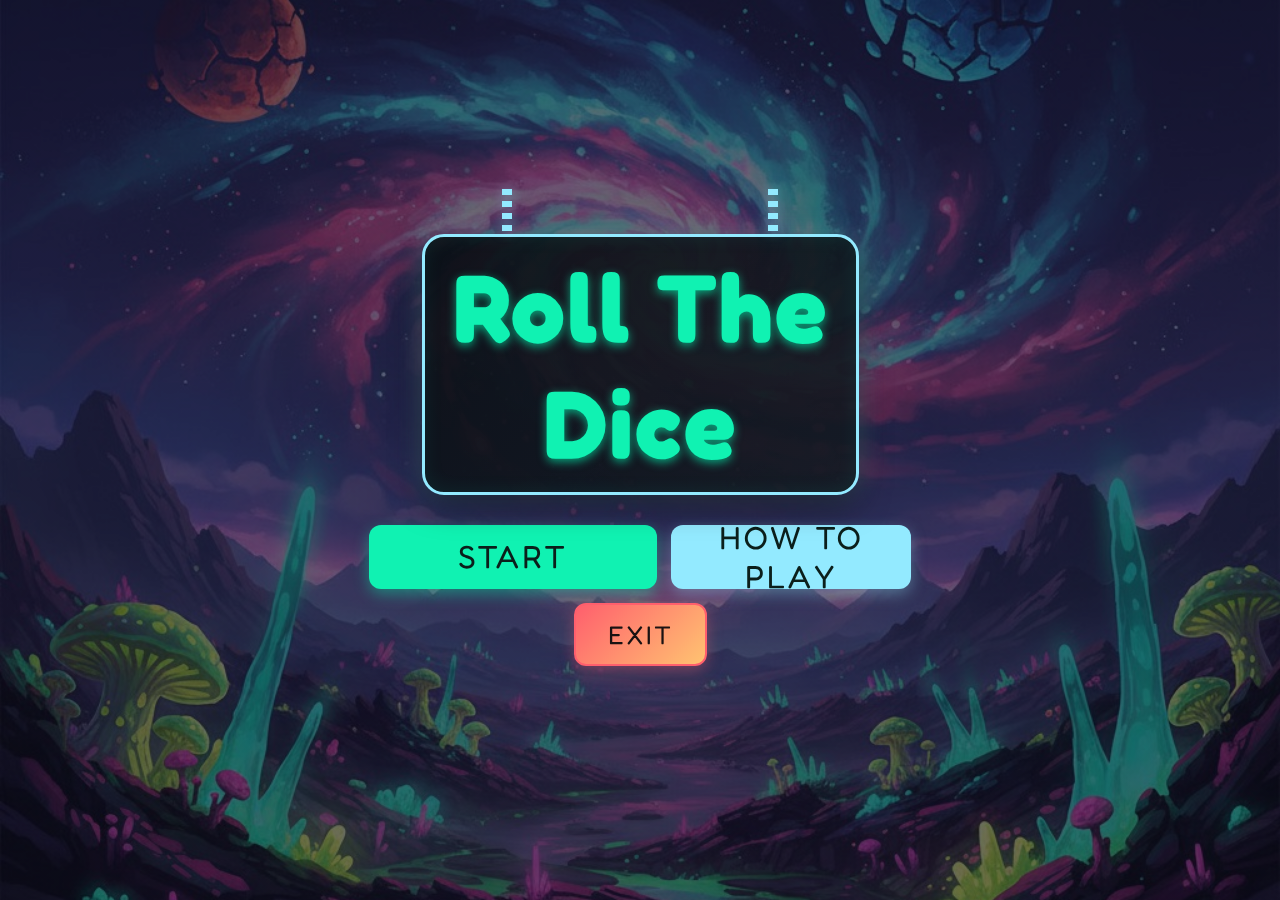
<file: index.html>
<!DOCTYPE html>
<html lang="en" dir="ltr">
<head>
  <meta charset="utf-8">
  <meta name="viewport" content="width=device-width, initial-scale=1">
  <title>Roll The Dice - Start</title>
  <link rel="stylesheet" href="start.css">

  <!-- Modern fonts -->
  <link href="https://fonts.googleapis.com/css2?family=Poppins:wght@300;400;600&family=Fredoka+One&display=swap" rel="stylesheet">

  <link rel="shortcut icon" href="images/dice.ico" type="image/x-icon">
</head>

<body>
  <div class="start-container">
    <div class="title-sign">
      <h1 class="title title-text">Roll The<br>Dice</h1>
    </div>
    
    <div class="start-actions">
    <a href="game.html" class="start-button">START</a>
      <button class="howto-button" onclick="openHowTo()">HOW TO PLAY</button>
      <button class="exit-button" onclick="exitGame()">EXIT</button>
    </div>
    
    <div id="howtoModal" class="modal" style="display:none;">
      <div class="modal-content">
        <span class="modal-close" onclick="closeHowTo()">×</span>
        <h2 class="modal-title">How To Play</h2>
        <div class="modal-body">
          <p>Press <span class="ui-key">START</span> to begin.</p>
          <p>Press <span class="ui-key">Roll!</span> to roll two dice for both players.</p>
          <p>Play 5 rounds. The player with the higher total score wins.</p>
          <p>Press <span class="ui-key">Play Again</span> to restart.</p>
          <p>Press <span class="ui-key">Exit</span> to return here.</p>
        </div>
      </div>
    </div>
    
  </div>
  
  <script>
    function openHowTo() {
      document.getElementById('howtoModal').style.display = 'flex';
    }
    function closeHowTo() {
      document.getElementById('howtoModal').style.display = 'none';
    }
    function exitGame() {
      try { window.open('', '_self'); window.close(); } catch (e) {}
      window.location.href = 'about:blank';
    }
    window.addEventListener('keydown', function(e){ if(e.key === 'Escape') closeHowTo(); });
  </script>
</body>
</html>
</file>
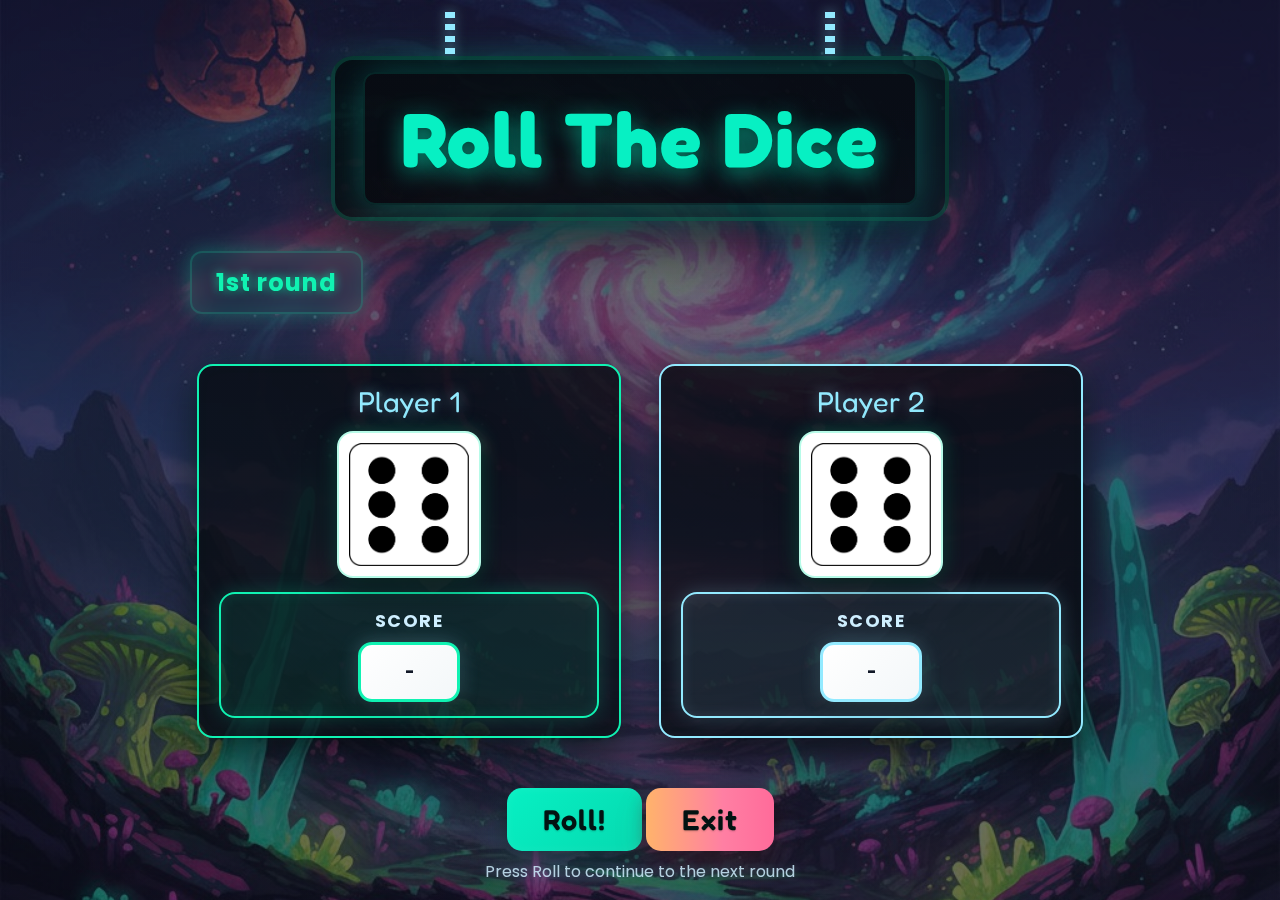
<file: game.html>
<!DOCTYPE html>
<html lang="en" dir="ltr">
<head>
  <meta charset="utf-8">
  <title>Roll The Dice</title>
  <link rel="stylesheet" href="start.css">
  <link rel="stylesheet" href="design.css">

  <!-- Modern fonts -->
  <link href="https://fonts.googleapis.com/css2?family=Poppins:wght@300;400;600&family=Fredoka+One&display=swap" rel="stylesheet">

  <link rel="shortcut icon" href="images/dice.ico" type="image/x-icon">
</head>

<body>

  <div class="container">
    <div class="title-sign">
      <h1 class="title-text">Roll The Dice</h1>
    </div>

    <div class="game-header">
      <div class="round-section">
        <div class="round-box">
          <span class="round-label" id="roundLabelText">1st round</span>
        </div>
      </div>
    </div>

    <div class="players-grid">
      <div class="player-card player1">
        <div class="player-title">Player 1</div>
        <div class="dice-area">
          <img id="dice1" class="dice-img" src="images/dice6.png">
        </div>
        <div class="player-scores">
          <div class="score-row"><span class="score-row-label">Score</span><span id="roll1">-</span></div>
        </div>
      </div>

      <div class="player-card player2">
        <div class="player-title">Player 2</div>
        <div class="dice-area">
          <img id="dice2" class="dice-img" src="images/dice6.png">
        </div>
        <div class="player-scores">
          <div class="score-row"><span class="score-row-label">Score</span><span id="roll2">-</span></div>
        </div>
      </div>
    </div>

    <div class="controls">
      <button class="btn" onclick="rollDice();">Roll!</button>
      <button class="btn play-again-btn" onclick="playAgain();" style="display: none;">Play Again</button>
      <button class="btn exit-btn" onclick="exitToStart();">Exit</button>
    </div>
    <div class="controls-hint">Press Roll to continue to the next round</div>
  </div>

  <div id="gameOverModal" class="modal" style="display:none;">
    <div class="modal-content modal-gameover" id="modalGameOverContent">
      <h2 class="modal-title">Game Over!</h2>
      <p id="gameOverWinner" class="modal-subtitle">Player 1 Wins!</p>
      <div class="round-log modal-round-log">
        <div class="round-log-title">Round Log</div>
        <table class="round-log-table">
          <thead>
            <tr>
              <th>Round</th>
              <th id="hdr1">1</th>
              <th id="hdr2">2</th>
              <th id="hdr3">3</th>
              <th id="hdr4">4</th>
              <th id="hdr5">5</th>
              <th>Total</th>
            </tr>
          </thead>
          <tbody id="roundLogBody">
            <tr>
              <td>Player 1</td>
              <td id="p1r1">-</td>
              <td id="p1r2">-</td>
              <td id="p1r3">-</td>
              <td id="p1r4">-</td>
              <td id="p1r5">-</td>
              <td id="p1Total">0</td>
            </tr>
            <tr>
              <td>Player 2</td>
              <td id="p2r1">-</td>
              <td id="p2r2">-</td>
              <td id="p2r3">-</td>
              <td id="p2r4">-</td>
              <td id="p2r5">-</td>
              <td id="p2Total">0</td>
            </tr>
          </tbody>
        </table>
      </div>
      <div class="modal-actions">
        <button class="btn start-btn" onclick="playAgainFromModal();">Play Again</button>
        <button class="btn exit-btn" onclick="exitToStart();">Exit</button>
      </div>
    </div>
  </div>


  <script src="index.js"></script>

</body>
</html>
</file>
<file: start.css>
/* Background */
body {
  background: url('images/game-bg.jpg') center/cover fixed no-repeat;
  background-color: #111827;
  margin: 0;
  padding: 0;
  text-align: center;
  font-family: 'Poppins', sans-serif;
  min-height: 100vh;
  display: flex;
  justify-content: center;
  align-items: center;
  position: relative;
}

/* Start container */
.start-container {
  width: 90%;
  max-width: 600px;
  margin: auto;
  padding: 40px 20px;
  position: relative;
  z-index: 1;
}

/* Title */
.title {
  font-family: 'Fredoka One', cursive;
  font-size: clamp(3rem, 8vw, 6rem);
  color: #10f2b2;
  text-shadow: 0 3px 10px rgba(0, 255, 183, 0.6);
  margin-bottom: 60px;
  line-height: 1.2;
  letter-spacing: 2px;
}

.title-sign {
  display: inline-block;
  position: relative;
  margin: 0 auto 20px;
  padding: 12px 28px;
  border-radius: 22px;
  background: linear-gradient(135deg, rgba(10,15,20,0.9), rgba(20,26,34,0.9));
  border: 3px solid #93eaff;
  box-shadow: 0 10px 30px rgba(0,0,0,0.6), 0 0 25px rgba(147,234,255,0.35), inset 0 0 20px rgba(16,242,178,0.08);
}

.title-sign::before,
.title-sign::after {
  content: '';
  position: absolute;
  top: -48px;
  width: 10px;
  height: 48px;
  background: repeating-linear-gradient(
    to bottom,
    #93eaff 0 6px,
    transparent 6px 12px
  );
  filter: drop-shadow(0 0 6px rgba(147,234,255,0.5));
}

.title-sign::before { left: 18%; }
.title-sign::after { right: 18%; }

.title-text { margin: 0; }

/* Start button */
.start-button {
  display: inline-block;
  background: #10f2b2;
  border: none;
  color: #0b1f1b;
  padding: 18px 50px;
  text-decoration: none;
  font-size: clamp(1.5rem, 4vw, 2.5rem);
  font-family: 'Fredoka One', cursive;
  border-radius: 12px;
  cursor: pointer;
  box-shadow: 0 5px 15px rgba(0, 255, 179, 0.4);
  transition: 0.3s ease;
  letter-spacing: 3px;
}

.start-button:hover {
  background: #0bdb9d;
  box-shadow: 0 8px 25px rgba(0, 255, 179, 0.6);
  transform: translateY(-3px);
}

.start-button:active {
  transform: translateY(-1px);
}





body::before {
  content: '';
  position: fixed;
  top: 0;
  left: 0;
  width: 100%;
  height: 100%;
  background:
    linear-gradient(rgba(10, 14, 26, 0.6), rgba(10, 14, 26, 0.6));
  pointer-events: none;
  z-index: 0;
}





.howto-button {
  display: inline-block;
  margin-left: 12px;
  background: #93eaff;
  border: none;
  color: #0b1f1b;
  padding: 14px 32px;
  font-size: clamp(1rem, 3vw, 1.6rem);
  font-family: 'Fredoka One', cursive;
  border-radius: 12px;
  cursor: pointer;
  box-shadow: 0 5px 15px rgba(147, 234, 255, 0.35);
  transition: 0.3s ease;
  letter-spacing: 2px;
}

.howto-button:hover { background: #7dd7ff; transform: translateY(-2px); }

.exit-button {
  display: inline-block;
  margin-left: 12px;
  background: linear-gradient(135deg, #ff5f6d, #ffc371);
  border: 2px solid #ff5f6d;
  color: #1a1212;
  padding: 14px 32px;
  font-size: clamp(1rem, 3vw, 1.6rem);
  font-family: 'Fredoka One', cursive;
  border-radius: 12px;
  cursor: pointer;
  box-shadow: 0 5px 15px rgba(255, 95, 109, 0.35);
  transition: 0.3s ease;
  letter-spacing: 2px;
}

.exit-button:hover { background: linear-gradient(135deg, #ffc371, #ff5f6d); transform: translateY(-2px); }

.modal {
  position: fixed;
  inset: 0;
  background: rgba(0,0,0,0.6);
  display: none;
  align-items: center;
  justify-content: center;
  z-index: 10;
}

.modal-content {
  background: rgba(10, 15, 20, 0.9);
  border: 2px solid #93eaff;
  box-shadow: 0 10px 30px rgba(0,0,0,0.6), 0 0 25px rgba(147,234,255,0.35), inset 0 0 20px rgba(16,242,178,0.08);
  border-radius: 16px;
  padding: 22px 26px;
  max-width: 520px;
  width: 90%;
  color: #93eaff;
}

.modal-title { margin: 0 0 10px; font-family: 'Fredoka One', cursive; color: #10f2b2; }
.modal-body p { margin: 8px 0; color: #cfefff; }
.ui-key { color: #10f2b2; font-weight: 700; }

.modal-close {
  position: absolute;
  top: 10px;
  right: 16px;
  font-size: 1.6rem;
  color: #93eaff;
  cursor: pointer;
}





.start-button,
.howto-button {
  display: inline-flex;
  align-items: center;
  justify-content: center;
  height: 64px;
  width: 240px;
  padding: 0 24px;
  font-size: clamp(1.3rem, 3.5vw, 2rem);
  text-align: center;
  letter-spacing: 3px;
}

.start-actions .howto-button,
.start-actions .exit-button { margin-left: 0; }





.start-actions {
  display: flex;
  justify-content: center;
  align-items: center;
  gap: 14px;
  margin-top: 10px;
  flex-wrap: wrap;
}

/* Responsive adjustments */
@media (max-width: 640px) {
  .start-container { padding: 28px 16px; }
  .title { font-size: clamp(2.4rem, 9vw, 4rem); }
  .title-sign { padding: 10px 20px; }
  .start-actions { flex-direction: column; gap: 10px; }
  .start-button,
  .howto-button { width: 100%; max-width: 300px; }
}

@media (max-width: 400px) {
  .start-container { width: 95%; }
  .start-button,
  .howto-button { max-width: 260px; height: 56px; }
}
</file>
<file: design.css>
/* Background */
body {
  background: url('images/game-bg.jpg') center/cover fixed no-repeat;
  background-color: #0a0e1a;
  margin: 0;
  padding: 0;
  text-align: center;
  font-family: 'Poppins', sans-serif;
  position: relative;
  min-height: 100vh;
}

@keyframes gradientShift {
  0% {
    background-position: 0% 50%;
  }
  50% {
    background-position: 100% 50%;
  }
  100% {
    background-position: 0% 50%;
  }
}

body::before {
  content: '';
  position: fixed;
  top: 0;
  left: 0;
  width: 100%;
  height: 100%;
  background:
    linear-gradient(rgba(10, 14, 26, 0.6), rgba(10, 14, 26, 0.6)),
    radial-gradient(circle at 20% 50%, rgba(16, 242, 178, 0.1) 0%, transparent 50%),
    radial-gradient(circle at 80% 80%, rgba(147, 234, 255, 0.1) 0%, transparent 50%);
  pointer-events: none;
  z-index: 0;
}

/* Game Header */
.game-header {
  display: flex;
  justify-content: flex-start;
  align-items: center;
  gap: 12px;
  margin-bottom: 10px;
}

/* Layout container */
.container {
  width: 90%;
  max-width: 900px;
  margin: auto;
  padding-top: 40px;
  position: relative;
  z-index: 1;
}

/* Title */
h1 {
  font-family: 'Fredoka One', cursive;
  font-size: clamp(2.5rem, 6vw, 5rem);
  color: #10f2b2;
  text-shadow:
    0 0 10px rgba(16, 242, 178, 0.8),
    0 0 20px rgba(16, 242, 178, 0.6),
    0 0 30px rgba(16, 242, 178, 0.4),
    0 3px 10px rgba(0, 0, 0, 0.5);
  margin-bottom: 40px;
  text-align: center;
  letter-spacing: 2px;
}

.title-sign {
  display: inline-block;
  position: relative;
  margin: 0 auto 30px;
  padding: 12px 28px;
  border-radius: 22px;
  background: linear-gradient(135deg, rgba(6,8,12,0.85), rgba(12,18,28,0.85));
  border: 4px solid rgba(16,242,178,0.18);
  box-shadow: 0 18px 60px rgba(2,8,16,0.8), 0 0 36px rgba(16,242,178,0.18), inset 0 0 28px rgba(16,242,178,0.04);
}
.title-text { margin: 0; }

/* Neon header badge */
.title-sign .title-text {
  display: inline-block;
  padding: 18px 36px;
  border-radius: 12px;
  background: linear-gradient(180deg, rgba(8,12,18,0.6), rgba(6,10,16,0.55));
  color: #07f0c3;
  text-shadow: 0 6px 22px rgba(7,240,195,0.55), 0 2px 6px rgba(0,0,0,0.6);
  border: 2px solid rgba(7,240,195,0.12);
  box-shadow: 0 10px 40px rgba(7,240,195,0.12), 0 0 36px rgba(7,240,195,0.18);
}

/* Round Section */
.round-section {
  margin-bottom: 30px;
  text-align: left;
  display: flex;
  justify-content: flex-start;
}

.round-box {
  display: inline-block;
  padding: 12px 24px;
  background: rgba(16, 242, 178, 0.06);
  border: 2px solid rgba(16,242,178,0.22);
  border-radius: 12px;
  position: relative;
  backdrop-filter: blur(10px);
  box-shadow: 
    0 0 20px rgba(16, 242, 178, 0.3),
    inset 0 0 20px rgba(16, 242, 178, 0.1);
  transition: all 0.3s ease;
}

.round-box:hover {
  box-shadow: 
    0 0 30px rgba(16, 242, 178, 0.5),
    inset 0 0 20px rgba(16, 242, 178, 0.2);
  transform: translateY(-2px);
}

.round-label {
  font-size: clamp(1.2rem, 3vw, 1.5rem);
  color: #10f2b2;
  font-weight: 700;
  text-shadow: 
    0 0 10px rgba(16, 242, 178, 0.8),
    0 2px 4px rgba(0, 0, 0, 0.3);
  letter-spacing: 1px;
}

/* Dice and Score Wrapper */
.dice-score-wrapper {
  display: flex;
  justify-content: center;
  align-items: flex-start;
  gap: 40px;
  margin: 30px 0;
  flex-wrap: wrap;
}

/* Players Grid and Cards */
.players-grid {
  display: grid;
  grid-template-columns: repeat(2, minmax(260px, 1fr));
  gap: 24px;
  align-items: start;
  justify-items: center;
  margin: 20px 0;
}

.player-card {
  width: 100%;
  max-width: 380px;
  padding: 18px 20px;
  border-radius: 16px;
  border: 2px solid rgba(147,234,255,0.06);
  background: linear-gradient(180deg, rgba(8,12,18,0.8), rgba(10,14,20,0.78));
  box-shadow:
    0 14px 40px rgba(0, 0, 0, 0.6),
    0 0 28px rgba(16,242,178,0.06),
    inset 0 0 18px rgba(16,242,178,0.02);
}
.player-card.player1 { border-color: #10f2b2; }
.player-card.player2 { border-color: #93eaff; }

.player-title {
  font-family: 'Fredoka One', cursive;
  font-size: clamp(1.3rem, 3.7vw, 1.8rem);
  text-align: center;
  margin-bottom: 12px;
  color: #93eaff;
  text-shadow: 0 0 14px rgba(147,234,255,0.5);
}

.dice-area { display: flex; justify-content: center; margin: 8px 0 14px; }
.dice-img { max-width: 120px; width: 100%; }

.player-scores { display: flex; justify-content: center; align-items: center; gap: 16px; padding: 14px 16px; border-radius: 16px; width: 100%; box-sizing: border-box; margin-top: 8px; }
.player-card.player1 .player-scores { border: 2px solid #10f2b2; background: rgba(16, 242, 178, 0.08); box-shadow: 0 0 20px rgba(16, 242, 178, 0.20), inset 0 0 14px rgba(16, 242, 178, 0.12); }
.player-card.player2 .player-scores { border: 2px solid #93eaff; background: rgba(147, 234, 255, 0.08); box-shadow: 0 0 20px rgba(147, 234, 255, 0.20), inset 0 0 14px rgba(147, 234, 255, 0.12); }

.score-row { display: flex; flex-direction: column; align-items: center; gap: 8px; min-width: 140px; }
.score-row-label { color: #cfefff; font-weight: 700; font-size: clamp(0.95rem, 2.6vw, 1.1rem); letter-spacing: 1.5px; text-transform: uppercase; }
.score-row span:last-child { display: inline-flex; align-items: center; justify-content: center; min-width: 64px; width: auto; padding: 0 16px; height: 54px; background: linear-gradient(135deg, #ffffff, #f3f7f9); border-radius: 14px; color: #111827; font-weight: 800; box-shadow: 0 6px 18px rgba(0,0,0,0.28), 0 0 20px rgba(147,234,255,0.28); border: 3px solid #10f2b2; transition: transform 0.2s ease, box-shadow 0.2s ease; }
.player-card.player2 .score-row span:last-child { border-color: #93eaff; }

.score-pulse { animation: scorePulse 400ms ease; }
@keyframes scorePulse { 0% { transform: scale(1); box-shadow: 0 6px 18px rgba(0,0,0,0.28), 0 0 20px rgba(147,234,255,0.28); } 50% { transform: scale(1.08); box-shadow: 0 10px 24px rgba(0,0,0,0.35), 0 0 26px rgba(16,242,178,0.45); } 100% { transform: scale(1); } }

@media (max-width: 768px) {
  .players-grid { grid-template-columns: 1fr; }
  .dice-img { max-width: 100px; }
  .player-scores { flex-direction: row; gap: 12px; }
  .score-row { min-width: 120px; }
  .score-row span:last-child { min-width: 56px; padding: 0 12px; height: 50px; }
}

/* Dice Wrapper */
.dice-wrapper {
  display: flex;
  justify-content: center;
}

.dice-box {
  display: flex;
  gap: 20px;
  align-items: center;
  justify-content: center;
}

.dice {
  text-align: center;
}

/* Dice images */
img {
  width: 100%;
  max-width: 140px;
  height: auto;
  border-radius: 16px;
  padding: 10px;
  background: #ffffff;
  box-shadow: 
    0 10px 30px rgba(0, 0, 0, 0.5),
    0 0 20px rgba(16, 242, 178, 0.3);
  transition: all 0.3s ease;
  border: 2px solid rgba(16, 242, 178, 0.3);
}

img:hover {
  transform: translateY(-5px) rotate(5deg);
  box-shadow: 
    0 15px 40px rgba(0, 0, 0, 0.6),
    0 0 30px rgba(16, 242, 178, 0.5);
}

/* Dice rolling animation */
@keyframes jitter {
  0%, 100% { transform: translateY(0) rotate(0deg) scale(1); filter: drop-shadow(0 0 12px rgba(147,234,255,0.35)); }
  20% { transform: translateY(-3px) rotate(10deg) scale(1.04); }
  40% { transform: translateY(2px) rotate(-8deg) scale(1.03); }
  60% { transform: translateY(-2px) rotate(6deg) scale(1.03); }
  80% { transform: translateY(1px) rotate(-4deg) scale(1.02); }
}

.dice-rolling {
  animation: jitter 0.8s ease;
}

/* Roll Section */
.roll-section {
  margin: 0;
  text-align: center;
  display: flex;
  flex-direction: column;
  align-items: center;
  justify-content: center;
  position: relative;
  align-self: flex-start;
}

.roll-bracket {
  display: flex;
  align-items: center;
  gap: 8px;
  margin-bottom: 15px;
}

.roll-bracket-left,
.roll-bracket-right {
  font-size: clamp(1.8rem, 4vw, 2.2rem);
  color: #93eaff;
  font-weight: 300;
  line-height: 1.2;
}

.roll-label {
  font-size: clamp(1.3rem, 3vw, 1.6rem);
  color: #93eaff;
  font-weight: 700;
  text-transform: uppercase;
  text-shadow: 
    0 0 15px rgba(147, 234, 255, 0.8),
    0 0 25px rgba(147, 234, 255, 0.5),
    0 2px 4px rgba(0, 0, 0, 0.3);
  letter-spacing: 3px;
}

.roll-numbers {
  display: flex;
  gap: 30px;
  margin-top: 5px;
}

.roll-item {
  display: flex;
  flex-direction: column;
  align-items: center;
  gap: 8px;
}

.roll-player-label {
  font-size: clamp(0.9rem, 2vw, 1.1rem);
  color: #93eaff;
  font-weight: 500;
  text-align: center;
  margin-bottom: 4px;
  background: transparent;
  border: none;
  padding: 0;
  display: block;
  text-shadow: 0 1px 2px rgba(147, 234, 255, 0.2);
}

.roll-numbers #roll1,
.roll-numbers #roll2 {
  display: inline-flex;
  align-items: center;
  justify-content: center;
  width: 70px;
  height: 70px;
  background: linear-gradient(135deg, #ffffff, #f0f0f0);
  border: 3px solid #10f2b2;
  border-radius: 12px;
  font-size: clamp(1.5rem, 4vw, 2rem);
  color: #1a1a1a;
  font-weight: 700;
  font-family: 'Poppins', sans-serif;
  position: relative;
  box-shadow: 
    0 0 20px rgba(16, 242, 178, 0.4),
    0 4px 15px rgba(0, 0, 0, 0.3),
    inset 0 0 10px rgba(16, 242, 178, 0.1);
  transition: all 0.3s ease;
}

.roll-numbers #roll1:hover,
.roll-numbers #roll2:hover {
  transform: scale(1.05);
  box-shadow: 
    0 0 30px rgba(16, 242, 178, 0.6),
    0 6px 20px rgba(0, 0, 0, 0.4),
    inset 0 0 15px rgba(16, 242, 178, 0.2);
}

/* Corner dots for roll number boxes */
.roll-numbers #roll1::before,
.roll-numbers #roll2::before {
  content: '';
  position: absolute;
  width: 6px;
  height: 6px;
  background: #10f2b2;
  border-radius: 50%;
  top: 2px;
  left: 2px;
  box-shadow: 
    50px 0 0 #10f2b2,
    0 50px 0 #10f2b2,
    50px 50px 0 #10f2b2;
}


/* Roll button */
button {
  background: linear-gradient(135deg, #07f0c3, #06d9b0);
  border: 0;
  color: #021312;
  padding: 14px 36px;
  margin-top: 30px;

  font-size: clamp(1.1rem, 3vw, 1.8rem);
  font-family: 'Fredoka One', cursive;
  font-weight: 600;
  letter-spacing: 1px;

  border-radius: 15px;
  cursor: pointer;

  box-shadow: 
    0 12px 40px rgba(7,240,195,0.14),
    0 6px 20px rgba(0, 0, 0, 0.45),
    inset 0 0 12px rgba(255,255,255,0.06);
  transition: all 0.3s ease;
  position: relative;
  overflow: hidden;
  text-shadow: 0 1px 2px rgba(0, 0, 0, 0.2);
}

/* Button click animation */
@keyframes buttonClick {
  0% {
    transform: scale(1);
  }
  50% {
    transform: scale(0.95);
  }
  100% {
    transform: scale(1);
  }
}

@keyframes buttonRipple {
  0% {
    transform: scale(0);
    opacity: 1;
  }
  100% {
    transform: scale(4);
    opacity: 0;
  }
}

button::before {
  content: '';
  position: absolute;
  top: 50%;
  left: 50%;
  width: 0;
  height: 0;
  border-radius: 50%;
  background: rgba(255, 255, 255, 0.5);
  transform: translate(-50%, -50%);
  transition: width 0.6s, height 0.6s;
}

button:active::before {
  width: 300px;
  height: 300px;
}

button:active {
  animation: buttonClick 0.3s ease;
}

button:hover:not(:disabled) {
  background: linear-gradient(135deg, #06d9b0, #07f0c3);
  box-shadow: 
    0 18px 60px rgba(7,240,195,0.22),
    0 8px 28px rgba(0, 0, 0, 0.5),
    inset 0 0 18px rgba(255, 255, 255, 0.06);
  transform: translateY(-6px) scale(1.025);
}

/* Exit button override: orange/pink gradient to match index.html */
.exit-btn {
  background: linear-gradient(90deg, #ffb36b 0%, #ff7fa3 60%, #ff6b9a 100%) !important;
  box-shadow: 0 12px 36px rgba(255,110,120,0.12), 0 6px 18px rgba(0,0,0,0.4) !important;
}

.exit-btn:hover:not(:disabled) {
  background: linear-gradient(90deg, #ffa85a 0%, #ff6b94 60%, #ff5a8a 100%) !important;
  box-shadow: 0 22px 60px rgba(255,110,120,0.2), 0 8px 28px rgba(0,0,0,0.5) !important;
  transform: translateY(-6px) scale(1.02) !important;
}

/* Modal */
.modal { position: fixed; inset: 0; background: rgba(0,0,0,0.6); display: none; align-items: center; justify-content: center; z-index: 100; backdrop-filter: blur(6px); -webkit-backdrop-filter: blur(6px); }
.modal-content { background: linear-gradient(180deg, rgba(6,10,14,0.88), rgba(10,14,20,0.88)); border: 2px solid rgba(7,240,195,0.18); border-radius: 16px; box-shadow: 0 18px 60px rgba(0,0,0,0.75), 0 0 36px rgba(7,240,195,0.12), inset 0 0 22px rgba(7,240,195,0.03); padding: 20px 22px; width: 92%; max-width: 520px; color: #cfefff; animation: popIn 280ms ease; }
.modal-title { margin: 0 0 8px; font-family: 'Fredoka One', cursive; color: #10f2b2; font-size: clamp(1.6rem, 5vw, 2.2rem); text-align: center; text-shadow: 0 0 16px rgba(16,242,178,0.6), 0 2px 6px rgba(0,0,0,0.35); letter-spacing: 1px; }
.modal-subtitle { margin: 0 0 16px; text-align: center; font-weight: 700; color: #cfefff; text-shadow: 0 0 12px rgba(147,234,255,0.5); }
.modal-actions { display: flex; justify-content: center; align-items: center; gap: 12px; }
@keyframes popIn { from { transform: scale(0.92); opacity: 0; } to { transform: scale(1); opacity: 1; } }
.modal-round-log { margin: 12px 0 18px; max-height: 320px; overflow: auto; }

/* Round Log */
.round-log { display: inline-block; padding: 10px 12px; border: 2px solid #93eaff; border-radius: 12px; background: rgba(10, 15, 20, 0.7); backdrop-filter: blur(8px); box-shadow: 0 10px 30px rgba(0,0,0,0.6), 0 0 20px rgba(147,234,255,0.25), inset 0 0 20px rgba(16,242,178,0.08); }
.round-log-title { font-family: 'Fredoka One', cursive; font-size: clamp(1.2rem, 3vw, 1.4rem); margin-bottom: 8px; text-align: center; color: #93eaff; text-shadow: 0 0 14px rgba(147,234,255,0.5); }
.round-log-table { border-collapse: separate; width: 100%; max-width: 520px; color: #cfefff; }
.round-log-table thead tr { display: grid; grid-template-columns: 90px repeat(5, 54px) 70px; gap: 8px; background: rgba(10,15,20,0.65); border: 1px solid rgba(147,234,255,0.35); padding: 8px 10px; border-radius: 12px; box-shadow: 0 0 18px rgba(147,234,255,0.18), inset 0 0 12px rgba(16,242,178,0.06); }
.round-log-table th { background: linear-gradient(180deg, rgba(147,234,255,0.16), rgba(147,234,255,0.08)); padding: 8px 10px; font-size: clamp(0.9rem, 2.4vw, 1.05rem); text-align: center; border: 1px solid rgba(147,234,255,0.35); border-radius: 10px; box-shadow: inset 0 0 10px rgba(147,234,255,0.12); font-weight: 700; letter-spacing: 0.8px; color: #cfefff; }
.round-log-table tbody { display: grid; row-gap: 6px; }
.round-log-table tbody tr { display: grid; grid-template-columns: 90px repeat(5, 54px) 70px; gap: 8px; background: rgba(10,15,20,0.65); border: 1px solid rgba(147,234,255,0.35); padding: 8px 10px; border-radius: 12px; box-shadow: 0 0 18px rgba(147,234,255,0.18), inset 0 0 12px rgba(16,242,178,0.06); }
.round-log-table td { background: linear-gradient(180deg, rgba(10,15,20,0.55), rgba(10,15,20,0.4)); padding: 8px 10px; font-size: clamp(0.9rem, 2.4vw, 1.05rem); text-align: center; border: 1px solid rgba(147,234,255,0.25); border-radius: 10px; box-shadow: inset 0 0 8px rgba(147,234,255,0.08); color: #cfefff; }
.active-round { border-color: #10f2b2 !important; box-shadow: 0 0 20px rgba(16,242,178,0.5), inset 0 0 12px rgba(16,242,178,0.18) !important; }
.controls-hint { margin-top: 8px; color: #cfefff; font-size: clamp(0.9rem, 2.8vw, 1rem); opacity: 0.85; text-shadow: 0 0 8px rgba(147,234,255,0.35); }

button:disabled {
  cursor: not-allowed;
}

/* Play Again button */
.play-again-btn {
  margin-left: 15px;
}

/* Score Tracker Section */
.score-section {
  text-align: center;
  display: flex;
  flex-direction: column;
  justify-content: center;
  align-items: center;
  margin: 20px 0 0;
}

.score-tracker {
  position: relative;
  display: inline-block;
  padding: 16px 24px;
  background: rgba(16, 242, 178, 0.08);
  border: 2px solid #10f2b2;
  border-radius: 12px;
  backdrop-filter: blur(10px);
  box-shadow:
    0 0 20px rgba(16, 242, 178, 0.3),
    inset 0 0 20px rgba(16, 242, 178, 0.1);
  width: max-content;
}

.score-line {
  margin-bottom: 15px;
}

.score-label {
  font-size: clamp(1rem, 2.5vw, 1.2rem);
  color: #93eaff;
  font-weight: 700;
  text-transform: capitalize;
  text-shadow: 
    0 0 15px rgba(147, 234, 255, 0.8),
    0 0 25px rgba(147, 234, 255, 0.5),
    0 2px 4px rgba(0, 0, 0, 0.3);
  letter-spacing: 2px;
}

.score-values {
  display: grid;
  grid-template-columns: repeat(2, auto);
  justify-items: center;
  align-items: start;
  column-gap: 30px;
  row-gap: 8px;
  margin-top: 10px;
}

.score-item {
  display: flex;
  flex-direction: column;
  align-items: center;
  gap: 8px;
}

.score-player-label {
  font-size: clamp(0.9rem, 2vw, 1.1rem);
  color: #93eaff;
  font-weight: 500;
  text-align: center;
  margin-bottom: 4px;
  background: transparent;
  border: none;
  padding: 0;
  display: block;
  text-shadow: 0 1px 2px rgba(147, 234, 255, 0.2);
}

.score-values #score1,
.score-values #score2 {
  display: inline-flex;
  align-items: center;
  justify-content: center;
  width: 70px;
  height: 70px;
  background: linear-gradient(135deg, #ffffff, #f0f0f0);
  border: 3px solid #10f2b2;
  border-radius: 12px;
  font-size: clamp(1.5rem, 4vw, 2rem);
  color: #1a1a1a;
  font-weight: 700;
  font-family: 'Poppins', sans-serif;
  position: relative;
  box-shadow: 
    0 0 20px rgba(16, 242, 178, 0.4),
    0 4px 15px rgba(0, 0, 0, 0.3),
    inset 0 0 10px rgba(16, 242, 178, 0.1);
  transition: all 0.3s ease;
}

.score-values #score1:hover,
.score-values #score2:hover {
  transform: scale(1.05);
  box-shadow: 
    0 0 30px rgba(16, 242, 178, 0.6),
    0 6px 20px rgba(0, 0, 0, 0.4),
    inset 0 0 15px rgba(16, 242, 178, 0.2);
}

/* Corner dots for score boxes */
.score-values #score1::before,
.score-values #score2::before {
  content: '';
  position: absolute;
  width: 6px;
  height: 6px;
  background: #10f2b2;
  border-radius: 50%;
  top: 2px;
  left: 2px;
  box-shadow: 
    50px 0 0 #10f2b2,
    0 50px 0 #10f2b2,
    50px 50px 0 #10f2b2;
}
</file>
